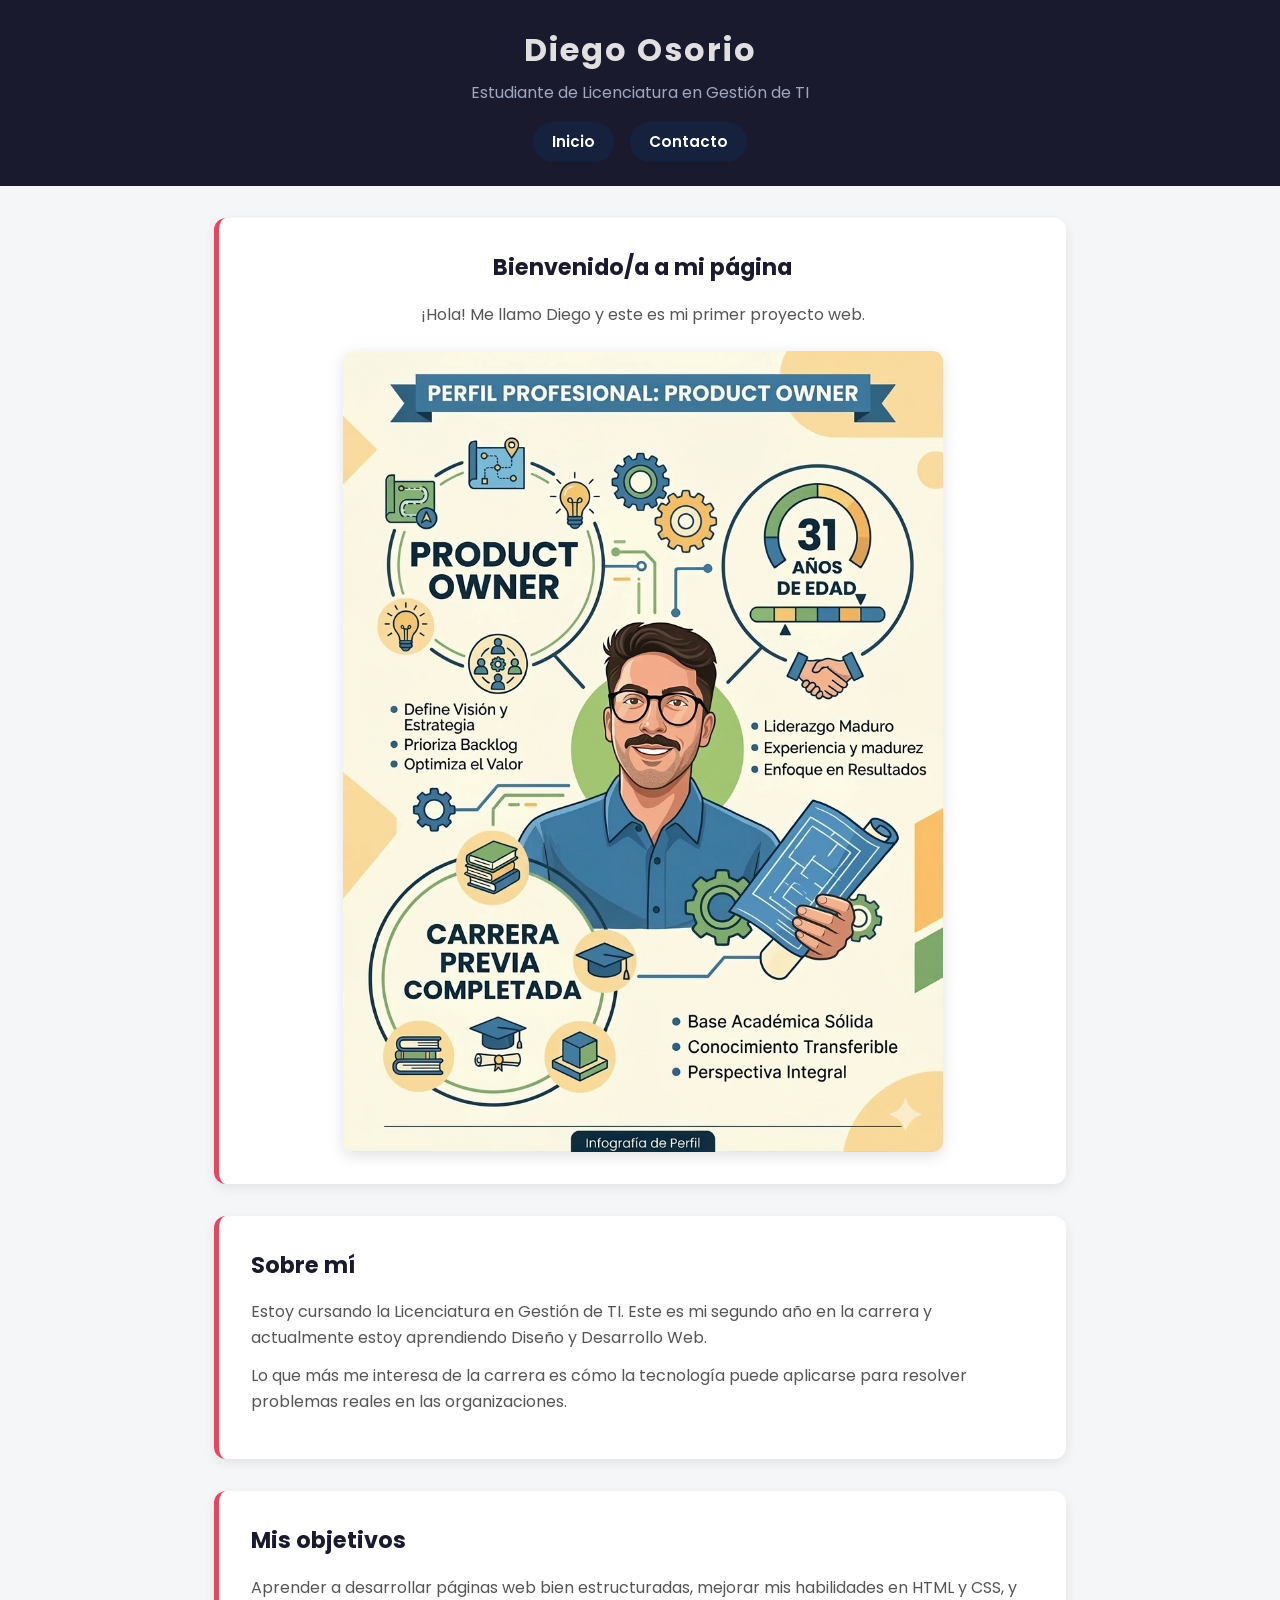
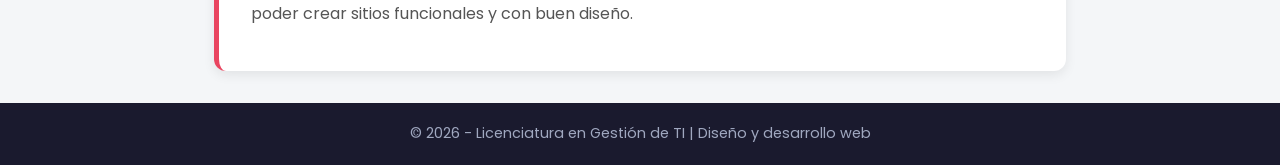
<file: index.html>
<!DOCTYPE html>
<html lang="es">
<head>
    <meta charset="UTF-8">
    <meta name="viewport" content="width=device-width, initial-scale=1.0">
    <title>Mi Sitio Personal - Diego Osorio</title>
    <link rel="stylesheet" href="css1.css">
</head>
<body>
    <header>
        <h1>Diego Osorio</h1>
        <p class="subtitulo">Estudiante de Licenciatura en Gestión de TI</p>
        <nav>
            <ul>
                <li><a href="index.html">Inicio</a></li>
                <li><a href="contacto.html">Contacto</a></li>
            </ul>
        </nav>
    </header>

    <main class="contenedor">

        <section class="bloque perfil">
            <h2>Bienvenido/a a mi página</h2>
            <p>¡Hola! Me llamo Diego y este es mi primer proyecto web.</p>
            <div class="infografia-container">
                <img src="infografia.png" alt="Mi Infografía Personal" class="infografia">
            </div>
        </section>

        <section class="bloque">
            <h2>Sobre mí</h2>
            <p>Estoy cursando la Licenciatura en Gestión de TI. Este es mi segundo año
            en la carrera y actualmente estoy aprendiendo Diseño y Desarrollo Web.</p>
            <p>Lo que más me interesa de la carrera es cómo la tecnología puede
            aplicarse para resolver problemas reales en las organizaciones.</p>
        </section>

        <section class="bloque">
            <h2>Mis objetivos</h2>
            <p>Aprender a desarrollar páginas web bien estructuradas, mejorar mis
            habilidades en HTML y CSS, y poder crear sitios funcionales y con
            buen diseño.</p>
        </section>

    </main>

    <footer class="footer">
        <p>© 2026 - Licenciatura en Gestión de TI | Diseño y desarrollo web</p>
    </footer>
</body>
</html>
</file>
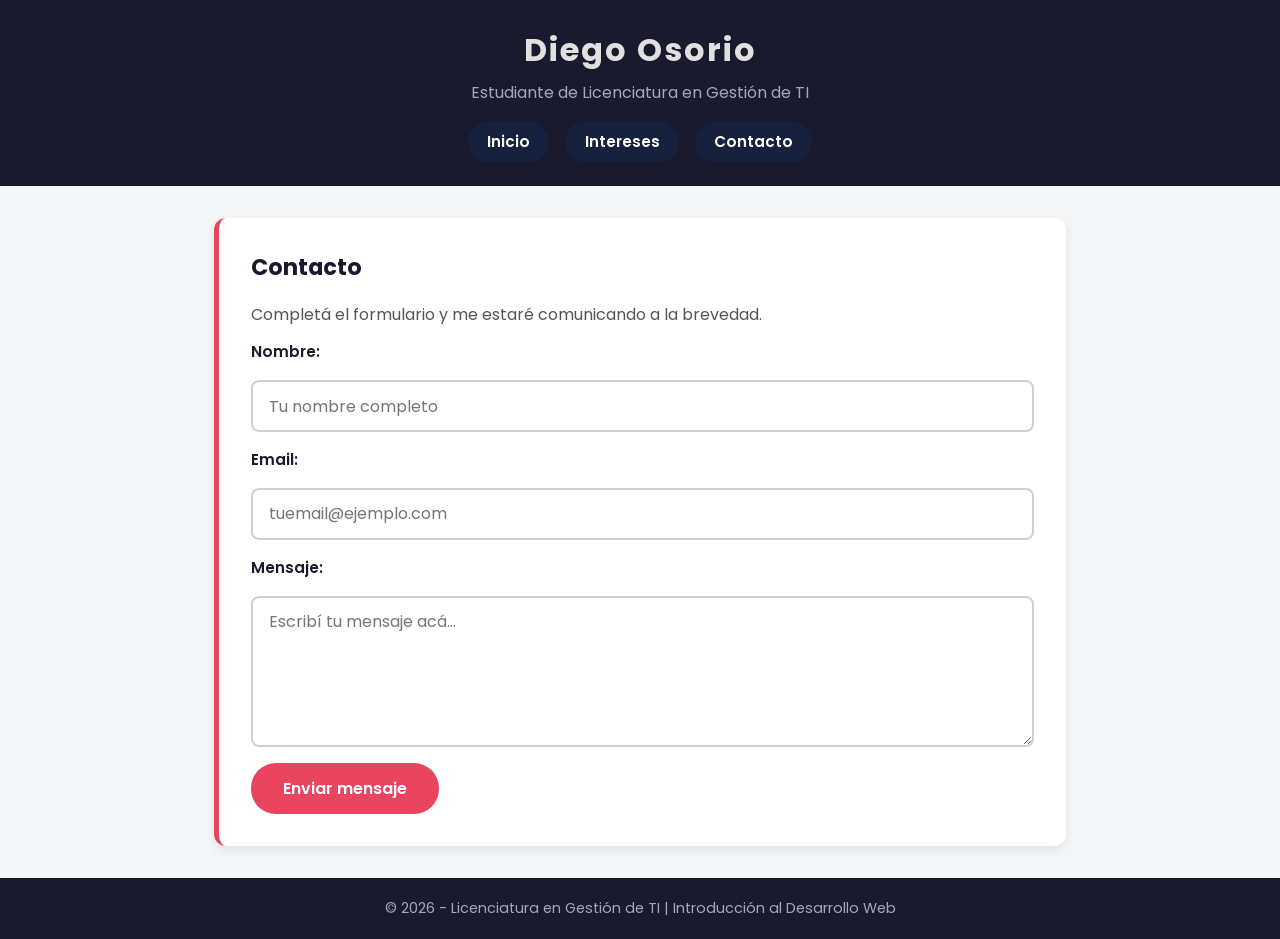
<file: contacto.html>
<!DOCTYPE html>
<html lang="es">
<head>
    <meta charset="UTF-8">
    <meta name="viewport" content="width=device-width, initial-scale=1.0">
    <title>Contacto - Diego Osorio</title>
    <link rel="stylesheet" href="css1.css">
</head>
<body>
    <header>
        <h1>Diego Osorio</h1>
        <p class="subtitulo">Estudiante de Licenciatura en Gestión de TI</p>
        <nav>
            <ul>
                <li><a href="index.html">Inicio</a></li>
                <li><a href="intereses.html">Intereses</a></li>
                <li><a href="contacto.html">Contacto</a></li>
            </ul>
        </nav>
    </header>

    <main class="contenedor">

        <section class="bloque">
            <h2>Contacto</h2>
            <p>Completá el formulario y me estaré comunicando a la brevedad.</p>

            <form>
                <label for="nombre">Nombre:</label>
                <input type="text" id="nombre" name="nombre" placeholder="Tu nombre completo">

                <label for="email">Email:</label>
                <input type="email" id="email" name="email" placeholder="tuemail@ejemplo.com">

                <label for="mensaje">Mensaje:</label>
                <textarea id="mensaje" name="mensaje" placeholder="Escribí tu mensaje acá..." rows="5"></textarea>

                <button type="submit">Enviar mensaje</button>
            </form>
        </section>

    </main>

    <footer class="footer">
        <p>© 2026 - Licenciatura en Gestión de TI | Introducción al Desarrollo Web</p>
    </footer>
</body>
</html>
</file>
<file: css1.css>
/* =============================================
   IMPORTAR FUENTE DE GOOGLE (Clase 3 - Tipografía)
   ============================================= */
@import url('https://fonts.googleapis.com/css2?family=Poppins:wght@400;600;700&display=swap');

/* =============================================
   RESET Y BASE
   ============================================= */
* {
    margin: 0;
    padding: 0;
    box-sizing: border-box;
}

body {
    font-family: 'Poppins', sans-serif;
    font-size: 1em;           /* Unidad relativa - Clase 4 */
    background-color: #f4f6f8;
    color: #333333;
    line-height: 1.6;
}

/* =============================================
   IMÁGENES ADAPTABLES (Clase 4 - Responsive)
   ============================================= */
img {
    max-width: 100%;
    height: auto;
    display: block;
}

/* =============================================
   HEADER (Flexbox - Clase 4)
   ============================================= */
header {
    background-color: #1a1a2e;   /* Azul oscuro - transmite confianza y profesionalismo */
    color: #ffffff;
    padding: 1.5rem 2rem;
    text-align: center;
}

header h1 {
    font-size: 2rem;             /* Unidad relativa rem - Clase 4 */
    font-weight: 700;
    letter-spacing: 2px;
    color: #e0e0e0;
}

header .subtitulo {
    font-size: 1rem;
    color: #a0a8c0;
    margin-top: 0.3rem;
    margin-bottom: 1rem;
}

/* =============================================
   NAVEGACIÓN (Flexbox - Clase 4)
   ============================================= */
nav ul {
    list-style: none;
    display: flex;               /* FLEXBOX - Clase 4 */
    justify-content: center;     /* justify-content - Clase 4 */
    gap: 1rem;
    flex-wrap: wrap;             /* flex-wrap - Clase 4 */
}

nav ul li a {
    text-decoration: none;
    color: #ffffff;
    background-color: #16213e;
    padding: 0.5rem 1.2rem;
    border-radius: 25px;
    font-size: 0.95rem;
    font-weight: 600;
    transition: background-color 0.3s ease;
    display: inline-block;
}

nav ul li a:hover {
    background-color: #e94560;   /* Rojo/coral - dinamismo */
}

/* =============================================
   CONTENEDOR PRINCIPAL (Flexbox - Clase 4)
   ============================================= */
.contenedor {
    display: flex;               /* FLEXBOX - Clase 4 */
    flex-direction: column;      /* flex-direction - Clase 4 */
    align-items: center;         /* align-items - Clase 4 */
    gap: 2rem;
    max-width: 900px;
    margin: 2rem auto;
    padding: 0 1.5rem;
}

/* =============================================
   SECCIONES / BLOQUES (Gestalt proximidad - Clase 5)
   ============================================= */
.bloque {
    background-color: #ffffff;
    border-radius: 12px;
    padding: 2rem;
    width: 100%;
    box-shadow: 0 4px 12px rgba(0, 0, 0, 0.08);
    border-left: 5px solid #e94560;  /* Principio figura-fondo - Clase 5 */
}

.bloque h2 {
    font-size: 1.4rem;
    color: #1a1a2e;
    margin-bottom: 1rem;
    font-weight: 700;
}

.bloque p {
    font-size: 1rem;
    color: #555555;
    margin-bottom: 0.8rem;
}

.bloque ul {
    list-style: none;
    padding: 0;
}

.bloque ul li {
    padding: 0.4rem 0;
    color: #555555;
    font-size: 1rem;
    padding-left: 1.2rem;
    position: relative;
}

.bloque ul li::before {
    content: "▸";
    position: absolute;
    left: 0;
    color: #e94560;
}

/* =============================================
   PERFIL E IMAGEN
   ============================================= */
.perfil {
    text-align: center;
}

.infografia-container {
    margin-top: 1.5rem;
    display: flex;
    justify-content: center;
}

.infografia {
    width: 100%;
    max-width: 600px;
    border-radius: 10px;
    box-shadow: 0 4px 16px rgba(0, 0, 0, 0.12);
}

/* =============================================
   FORMULARIO DE CONTACTO
   ============================================= */
form {
    display: flex;
    flex-direction: column;
    gap: 1rem;
}

form label {
    font-size: 0.95rem;
    font-weight: 600;
    color: #1a1a2e;
}

form input,
form textarea {
    padding: 0.7rem 1rem;
    border: 2px solid #d0d0d0;
    border-radius: 8px;
    font-size: 1rem;
    font-family: 'Poppins', sans-serif;
    transition: border-color 0.3s ease;
    width: 100%;
}

form input:focus,
form textarea:focus {
    border-color: #e94560;
    outline: none;
}

form button {
    padding: 0.8rem 2rem;
    background-color: #e94560;
    color: #ffffff;
    border: none;
    border-radius: 25px;
    font-size: 1rem;
    font-weight: 600;
    cursor: pointer;
    font-family: 'Poppins', sans-serif;
    transition: background-color 0.3s ease;
    align-self: flex-start;
}

form button:hover {
    background-color: #1a1a2e;
}

/* =============================================
   FOOTER
   ============================================= */
.footer {
    background-color: #1a1a2e;
    color: #a0a8c0;
    text-align: center;
    padding: 1.2rem;
    font-size: 0.9rem;
    margin-top: 2rem;
}

/* =============================================
   MEDIA QUERIES - RESPONSIVE (Clase 4 y 5)
   @media max-width para móviles
   ============================================= */
@media (max-width: 600px) {
    header h1 {
        font-size: 1.5rem;
    }

    header .subtitulo {
        font-size: 0.9rem;
    }

    nav ul {
        flex-direction: column;
        align-items: center;
    }

    .contenedor {
        padding: 0 1rem;
        margin: 1rem auto;
    }

    .bloque {
        padding: 1.2rem;
    }

    .bloque h2 {
        font-size: 1.2rem;
    }

    form button {
        align-self: stretch;
    }
}
</file>
